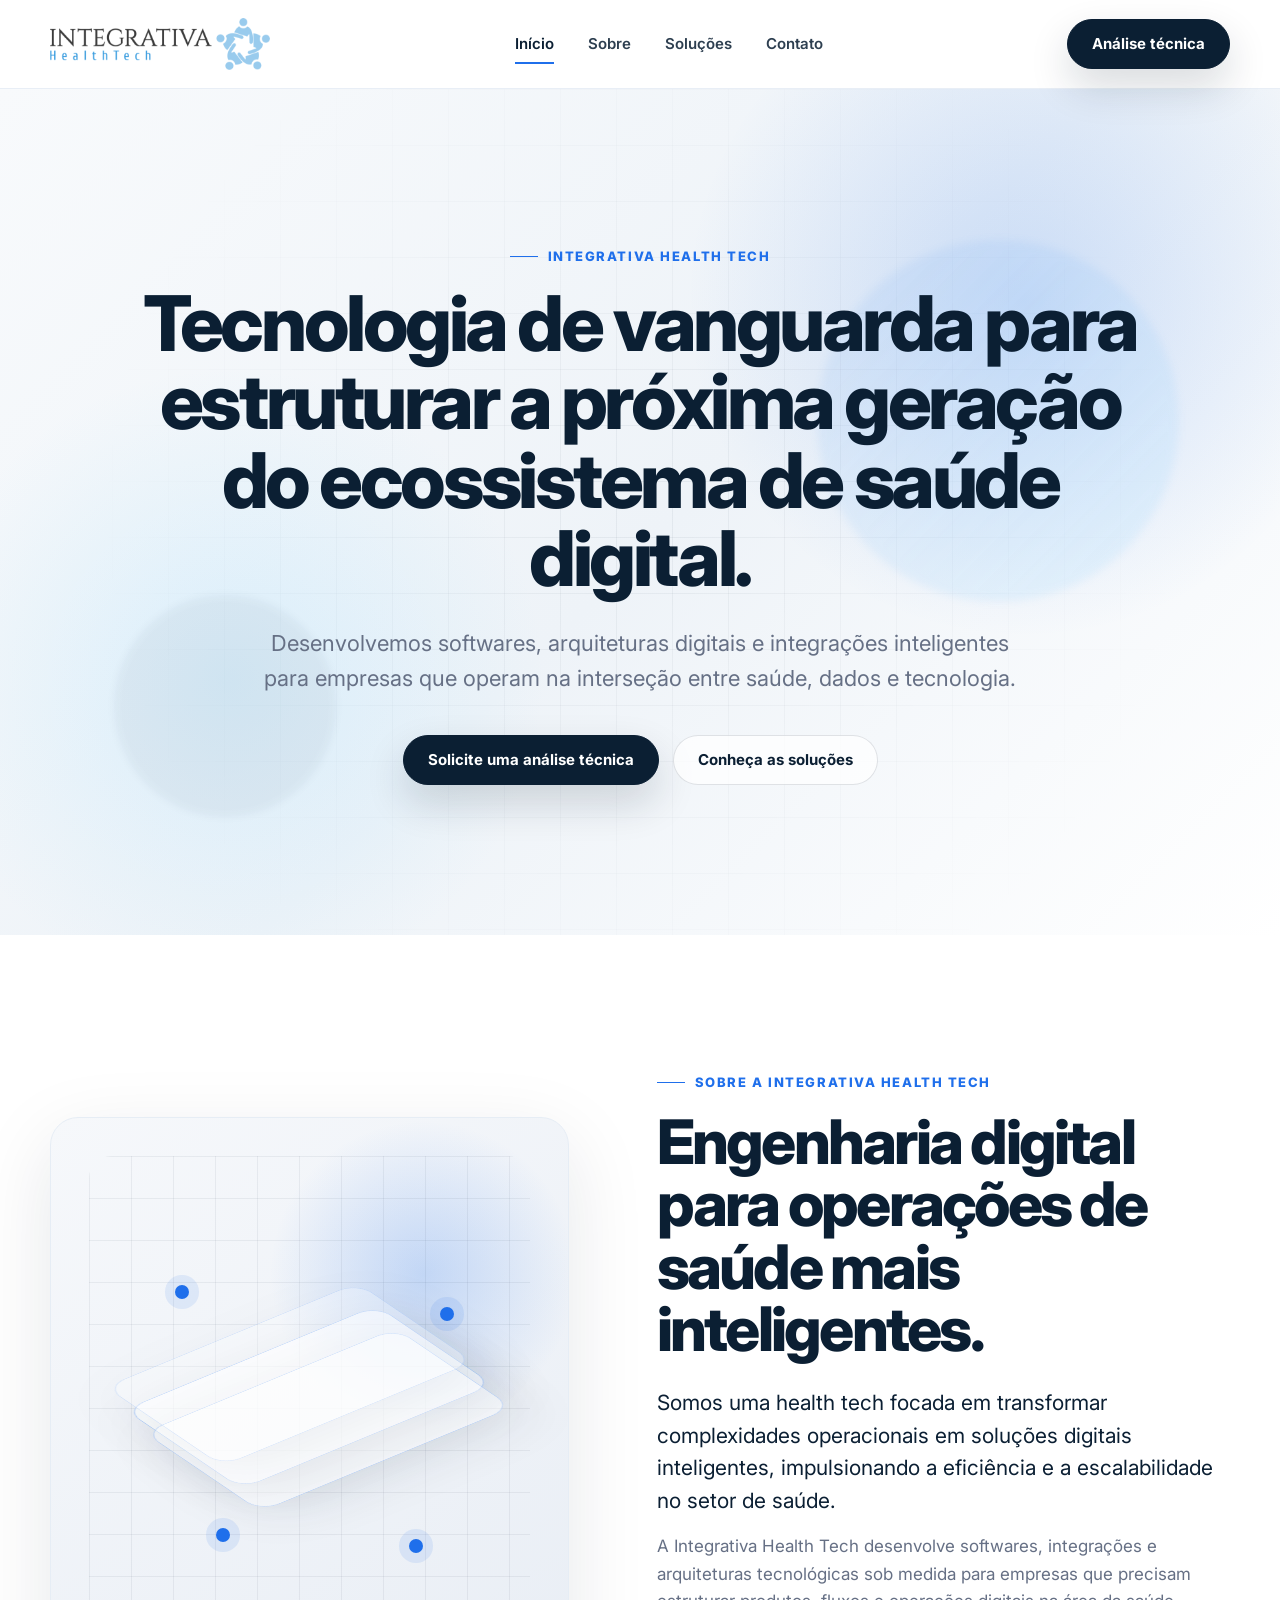
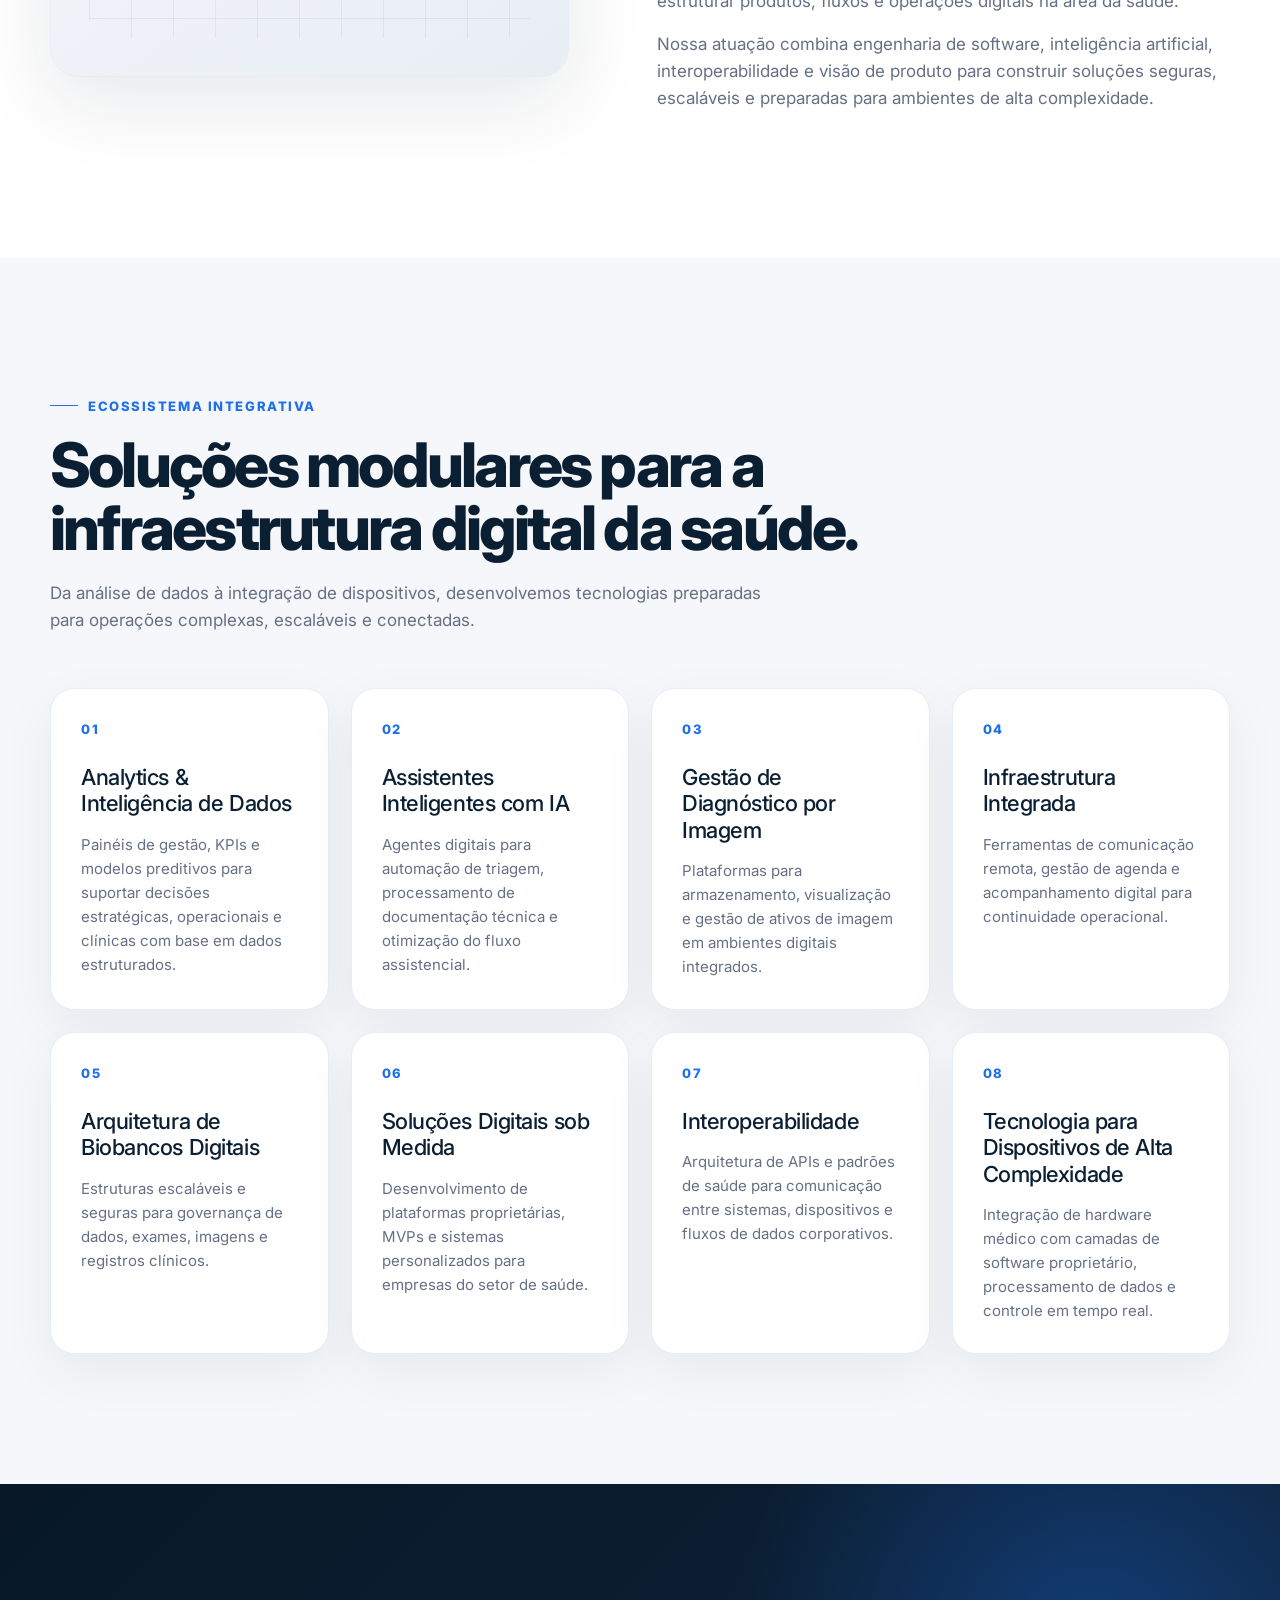
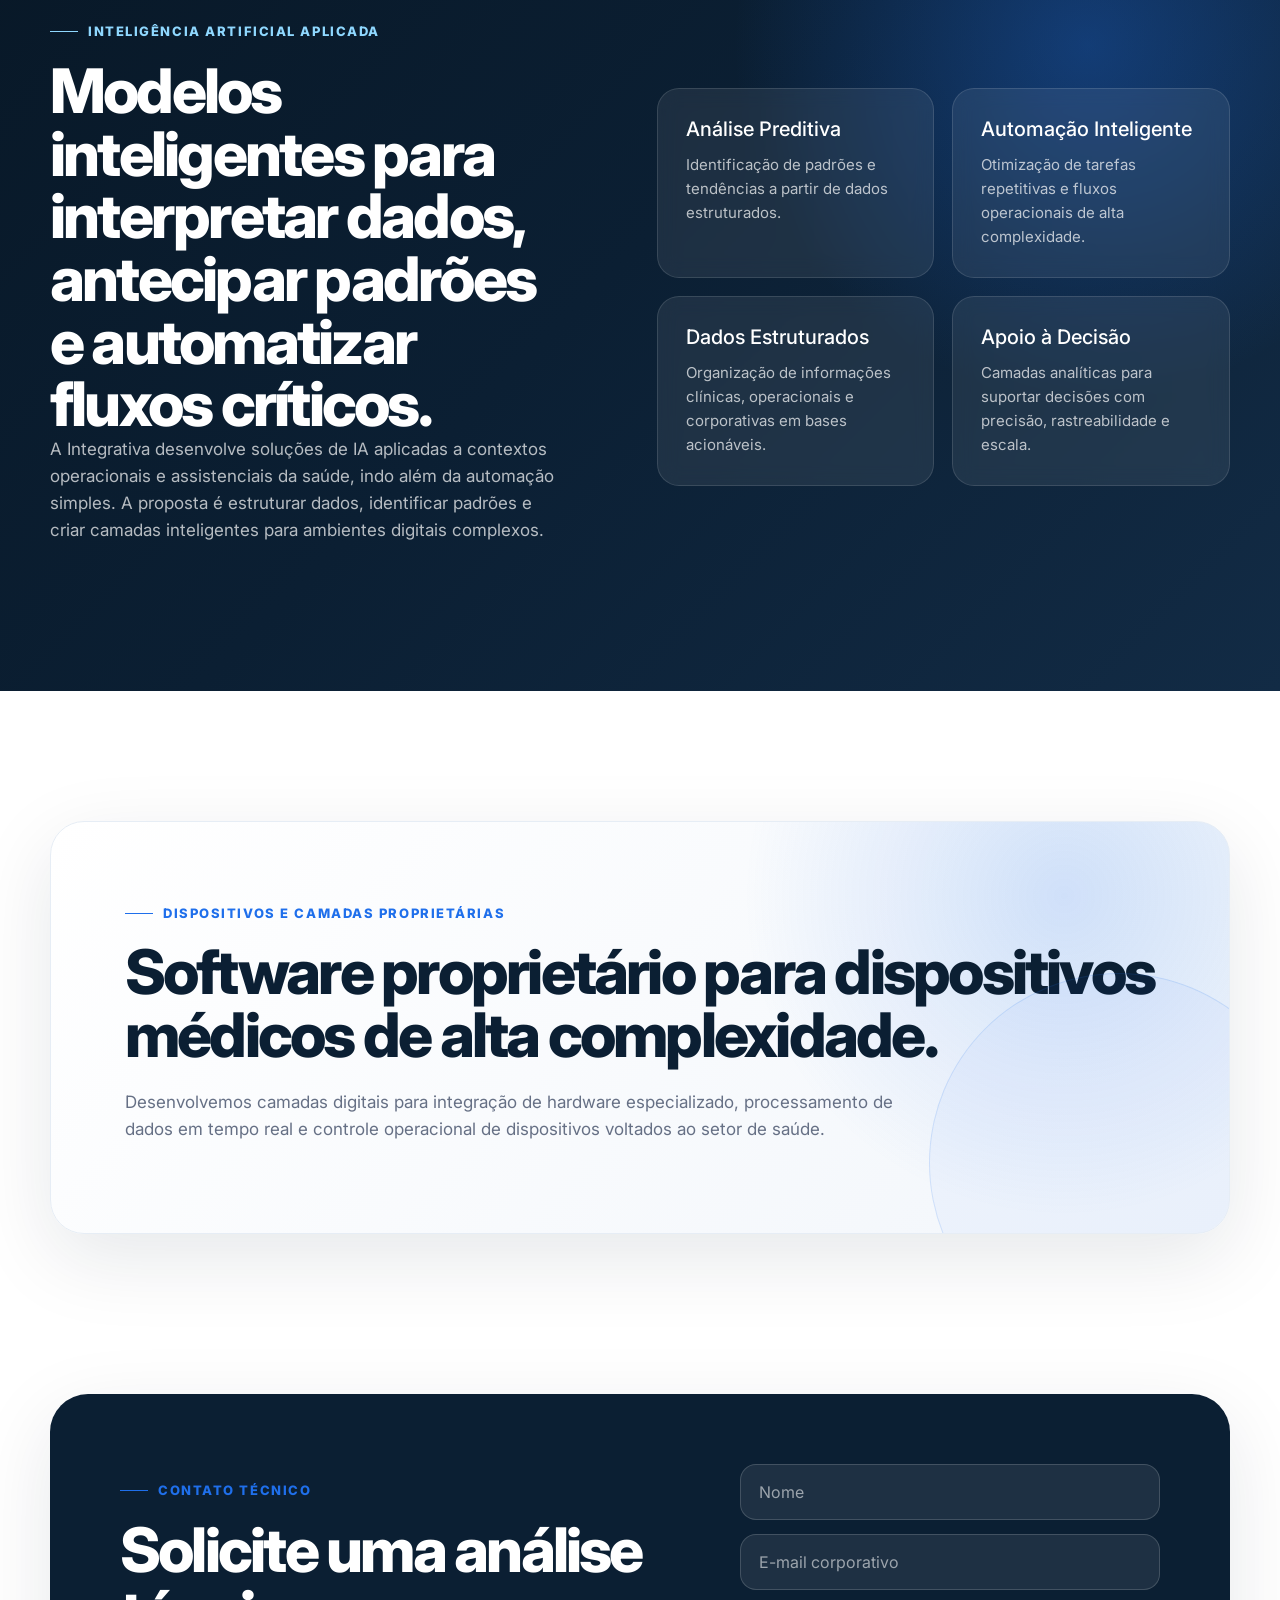
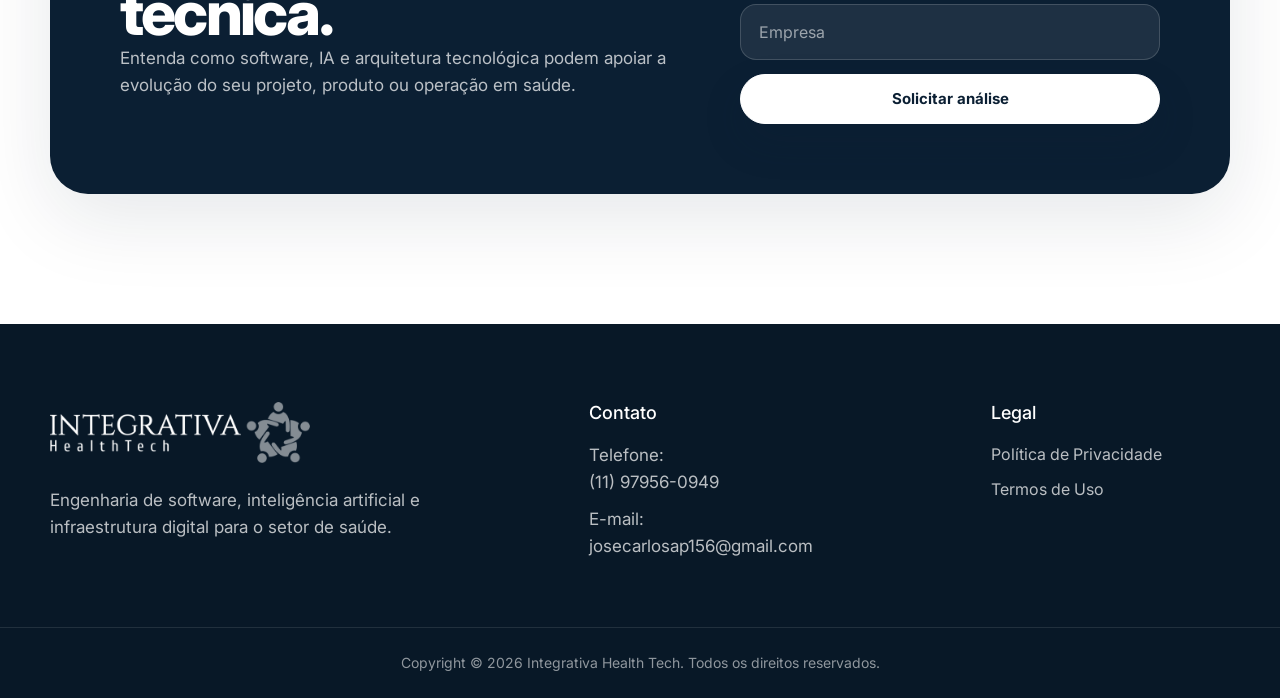
<file: index.html>
<!DOCTYPE html>
<html lang="pt-BR">
  <head>
    <!-- Meta Tags -->
    <meta charset="utf-8">
    <meta http-equiv="x-ua-compatible" content="ie=edge">
    <meta name="viewport" content="width=device-width, initial-scale=1">
    <meta name="author" content="Integrativa Health Tech">
    <meta name="description" content="Integrativa Health Tech: engenharia de software, inteligência artificial e infraestrutura digital para o setor de saúde.">
    <meta name="theme-color" content="#0b1f33">
    <link rel="icon" href="assets/img/favicon.png">
    <title>Integrativa Health Tech</title>

    <!--
      Open Graph exige URL absoluta: WhatsApp, LinkedIn e Facebook não resolvem
      caminho relativo. Ao trocar para domínio próprio, atualize og:url,
      og:image e o canonical abaixo (e também o sitemap.xml).
    -->
    <link rel="canonical" href="https://four-life.github.io/site-integrativa/">
    <meta property="og:type" content="website">
    <meta property="og:locale" content="pt_BR">
    <meta property="og:site_name" content="Integrativa Health Tech">
    <meta property="og:title" content="Integrativa Health Tech">
    <meta property="og:description" content="Engenharia de software, inteligência artificial e infraestrutura digital para o setor de saúde.">
    <meta property="og:url" content="https://four-life.github.io/site-integrativa/">
    <meta property="og:image" content="https://four-life.github.io/site-integrativa/assets/img/og-image.jpg">
    <meta property="og:image:type" content="image/jpeg">
    <meta property="og:image:width" content="1200">
    <meta property="og:image:height" content="630">
    <meta property="og:image:alt" content="Integrativa Health Tech — tecnologia de vanguarda para a próxima geração da saúde digital.">
    <meta name="twitter:card" content="summary_large_image">

    <!-- Plugin CSS preservados do template -->
    <link href="assets/css/plugins/bootstrap.min.css" rel="stylesheet" type="text/css">
    <link href="assets/css/plugins/fontawesome.min.css" rel="stylesheet" type="text/css">

    <!-- CSS ajustado -->
    <link href="assets/css/style-integrativa-ajustado.css" rel="stylesheet" type="text/css">
  </head>

  <body>

    <!-- Header -->
    <header class="iht-header" id="inicio">
      <div class="iht-container iht-header__inner">
        <a class="iht-logo" href="#inicio" aria-label="Integrativa Health Tech">
          <img src="assets/img/logo-integrativa.png" alt="Integrativa Health Tech">
        </a>

        <nav class="iht-nav" aria-label="Menu principal">
          <a href="#inicio">Início</a>
          <a href="#sobre">Sobre</a>
          <a href="#solucoes">Soluções</a>
          <a href="#contato">Contato</a>
        </nav>

        <a class="iht-header__cta" href="#contato">Análise técnica</a>
      </div>
    </header>

    <main>
      <!-- Hero -->
      <section class="iht-hero">
        <div class="iht-hero__grid" aria-hidden="true"></div>
        <div class="iht-hero__orb iht-hero__orb--one" aria-hidden="true"></div>
        <div class="iht-hero__orb iht-hero__orb--two" aria-hidden="true"></div>

        <div class="iht-container iht-hero__content">
          <span class="iht-eyebrow">Integrativa Health Tech</span>
          <h1>Tecnologia de vanguarda para estruturar a próxima geração do ecossistema de saúde digital.</h1>
          <p>
            Desenvolvemos softwares, arquiteturas digitais e integrações inteligentes para empresas que operam na interseção entre saúde, dados e tecnologia.
          </p>
          <div class="iht-actions">
            <a class="iht-btn iht-btn--primary" href="#contato">Solicite uma análise técnica</a>
            <a class="iht-btn iht-btn--secondary" href="#solucoes">Conheça as soluções</a>
          </div>
        </div>
      </section>

      <!-- Sobre -->
      <section class="iht-section iht-about" id="sobre">
        <div class="iht-container iht-about__grid">
          <div class="iht-visual-card" aria-label="Representação abstrata de arquitetura digital em saúde">
            <div class="iht-visual-card__layer iht-visual-card__layer--one"></div>
            <div class="iht-visual-card__layer iht-visual-card__layer--two"></div>
            <div class="iht-visual-card__layer iht-visual-card__layer--three"></div>
            <div class="iht-node iht-node--a"></div>
            <div class="iht-node iht-node--b"></div>
            <div class="iht-node iht-node--c"></div>
            <div class="iht-node iht-node--d"></div>
          </div>

          <div class="iht-section__content">
            <span class="iht-eyebrow">Sobre a Integrativa Health Tech</span>
            <h2>Engenharia digital para operações de saúde mais inteligentes.</h2>
            <p class="iht-lead">
              Somos uma health tech focada em transformar complexidades operacionais em soluções digitais inteligentes, impulsionando a eficiência e a escalabilidade no setor de saúde.
            </p>
            <p>
              A Integrativa Health Tech desenvolve softwares, integrações e arquiteturas tecnológicas sob medida para empresas que precisam estruturar produtos, fluxos e operações digitais na área da saúde.
            </p>
            <p>
              Nossa atuação combina engenharia de software, inteligência artificial, interoperabilidade e visão de produto para construir soluções seguras, escaláveis e preparadas para ambientes de alta complexidade.
            </p>
          </div>
        </div>
      </section>

      <!-- Soluções -->
      <section class="iht-section iht-solutions" id="solucoes">
        <div class="iht-container">
          <div class="iht-section__head">
            <span class="iht-eyebrow">Ecossistema Integrativa</span>
            <h2>Soluções modulares para a infraestrutura digital da saúde.</h2>
            <p>
              Da análise de dados à integração de dispositivos, desenvolvemos tecnologias preparadas para operações complexas, escaláveis e conectadas.
            </p>
          </div>

          <div class="iht-solutions__grid">
            <article class="iht-solution-card">
              <span class="iht-solution-card__index">01</span>
              <h3>Analytics & Inteligência de Dados</h3>
              <p>Painéis de gestão, KPIs e modelos preditivos para suportar decisões estratégicas, operacionais e clínicas com base em dados estruturados.</p>
            </article>

            <article class="iht-solution-card">
              <span class="iht-solution-card__index">02</span>
              <h3>Assistentes Inteligentes com IA</h3>
              <p>Agentes digitais para automação de triagem, processamento de documentação técnica e otimização do fluxo assistencial.</p>
            </article>

            <article class="iht-solution-card">
              <span class="iht-solution-card__index">03</span>
              <h3>Gestão de Diagnóstico por Imagem</h3>
              <p>Plataformas para armazenamento, visualização e gestão de ativos de imagem em ambientes digitais integrados.</p>
            </article>

            <article class="iht-solution-card">
              <span class="iht-solution-card__index">04</span>
              <h3>Infraestrutura Integrada</h3>
              <p>Ferramentas de comunicação remota, gestão de agenda e acompanhamento digital para continuidade operacional.</p>
            </article>

            <article class="iht-solution-card">
              <span class="iht-solution-card__index">05</span>
              <h3>Arquitetura de Biobancos Digitais</h3>
              <p>Estruturas escaláveis e seguras para governança de dados, exames, imagens e registros clínicos.</p>
            </article>

            <article class="iht-solution-card">
              <span class="iht-solution-card__index">06</span>
              <h3>Soluções Digitais sob Medida</h3>
              <p>Desenvolvimento de plataformas proprietárias, MVPs e sistemas personalizados para empresas do setor de saúde.</p>
            </article>

            <article class="iht-solution-card">
              <span class="iht-solution-card__index">07</span>
              <h3>Interoperabilidade</h3>
              <p>Arquitetura de APIs e padrões de saúde para comunicação entre sistemas, dispositivos e fluxos de dados corporativos.</p>
            </article>

            <article class="iht-solution-card">
              <span class="iht-solution-card__index">08</span>
              <h3>Tecnologia para Dispositivos de Alta Complexidade</h3>
              <p>Integração de hardware médico com camadas de software proprietário, processamento de dados e controle em tempo real.</p>
            </article>
          </div>
        </div>
      </section>

      <!-- IA Aplicada -->
      <section class="iht-section iht-ai">
        <div class="iht-container iht-ai__grid">
          <div>
            <span class="iht-eyebrow iht-eyebrow--light">Inteligência Artificial Aplicada</span>
            <h2>Modelos inteligentes para interpretar dados, antecipar padrões e automatizar fluxos críticos.</h2>
            <p>
              A Integrativa desenvolve soluções de IA aplicadas a contextos operacionais e assistenciais da saúde, indo além da automação simples. A proposta é estruturar dados, identificar padrões e criar camadas inteligentes para ambientes digitais complexos.
            </p>
          </div>

          <div class="iht-ai__cards">
            <article>
              <h3>Análise Preditiva</h3>
              <p>Identificação de padrões e tendências a partir de dados estruturados.</p>
            </article>
            <article>
              <h3>Automação Inteligente</h3>
              <p>Otimização de tarefas repetitivas e fluxos operacionais de alta complexidade.</p>
            </article>
            <article>
              <h3>Dados Estruturados</h3>
              <p>Organização de informações clínicas, operacionais e corporativas em bases acionáveis.</p>
            </article>
            <article>
              <h3>Apoio à Decisão</h3>
              <p>Camadas analíticas para suportar decisões com precisão, rastreabilidade e escala.</p>
            </article>
          </div>
        </div>
      </section>

      <!-- Hardware e software -->
      <section class="iht-section iht-device">
        <div class="iht-container iht-device__inner">
          <span class="iht-eyebrow">Dispositivos e camadas proprietárias</span>
          <h2>Software proprietário para dispositivos médicos de alta complexidade.</h2>
          <p>
            Desenvolvemos camadas digitais para integração de hardware especializado, processamento de dados em tempo real e controle operacional de dispositivos voltados ao setor de saúde.
          </p>
        </div>
      </section>

      <!-- CTA / Contato -->
      <section class="iht-section iht-contact" id="contato">
        <div class="iht-container iht-contact__box">
          <div>
            <span class="iht-eyebrow">Contato técnico</span>
            <h2>Solicite uma análise técnica.</h2>
            <p>
              Entenda como software, IA e arquitetura tecnológica podem apoiar a evolução do seu projeto, produto ou operação em saúde.
            </p>
          </div>

          <!--
            Hospedagem estática (GitHub Pages) não processa POST.
            O envio abre o cliente de e-mail com a mensagem já preenchida.
            Para receber os dados direto no servidor, troque o data-mailto por
            um endpoint de terceiros (Formspree, Basin, Getform) no action.
          -->
          <form class="iht-form" id="iht-form" data-mailto="josecarlosap156@gmail.com">
            <input type="text" name="nome" placeholder="Nome" aria-label="Nome" required>
            <input type="email" name="email" placeholder="E-mail corporativo" aria-label="E-mail corporativo" required>
            <input type="text" name="empresa" placeholder="Empresa" aria-label="Empresa">
            <button class="iht-btn iht-btn--primary" type="submit">Solicitar análise</button>
          </form>
        </div>
      </section>
    </main>

    <!-- Footer -->
    <footer class="iht-footer">
      <div class="iht-container iht-footer__grid">
        <div>
          <img class="iht-footer__logo" src="assets/img/logo-integrativa-footer.png" alt="Integrativa Health Tech">
          <p>Engenharia de software, inteligência artificial e infraestrutura digital para o setor de saúde.</p>
        </div>

        <div>
          <h3>Contato</h3>
          <p>Telefone: <a href="tel:+5511979560949">(11) 97956-0949</a></p>
          <p>E-mail: <a href="mailto:josecarlosap156@gmail.com">josecarlosap156@gmail.com</a></p>
        </div>

        <div>
          <h3>Legal</h3>
          <a href="#">Política de Privacidade</a>
          <a href="#">Termos de Uso</a>
        </div>
      </div>

      <div class="iht-footer__bottom">
        <div class="iht-container">Copyright © 2026 Integrativa Health Tech. Todos os direitos reservados.</div>
      </div>
    </footer>

    <script src="assets/js/main.js"></script>
  </body>
</html>
</file>
<file: assets/css/style-integrativa-ajustado.css>
@charset "UTF-8";
@import url("https://fonts.googleapis.com/css2?family=Inter:wght@400;500;600;700;800&display=swap");

:root {
  --iht-navy: #0b1f33;
  --iht-navy-2: #122b45;
  --iht-graphite: #1f2937;
  --iht-gray: #667085;
  --iht-gray-soft: #f5f7fa;
  --iht-line: #e6edf5;
  --iht-blue: #1f6feb;
  --iht-blue-soft: #8fd8ff;
  --iht-white: #ffffff;
  --iht-radius: 28px;
  --iht-shadow: 0 24px 80px rgba(11, 31, 51, 0.10);
}

* {
  box-sizing: border-box;
}

html {
  scroll-behavior: smooth;
}

body {
  margin: 0;
  color: var(--iht-graphite);
  background: var(--iht-white);
  font-family: "Inter", Arial, sans-serif;
  line-height: 1.6;
  overflow-x: hidden;
}

a {
  color: inherit;
  text-decoration: none;
}

img {
  max-width: 100%;
  display: block;
}

.iht-container {
  width: min(1180px, calc(100% - 48px));
  margin: 0 auto;
}

.iht-header {
  position: sticky;
  top: 0;
  z-index: 50;
  background: rgba(255, 255, 255, 0.88);
  backdrop-filter: blur(18px);
  border-bottom: 1px solid rgba(230, 237, 245, 0.9);
}

.iht-header__inner {
  min-height: 88px;
  display: flex;
  align-items: center;
  justify-content: space-between;
  gap: 28px;
}

.iht-logo img {
  width: 220px;
  height: auto;
}

.iht-nav {
  display: flex;
  align-items: center;
  gap: 34px;
  color: var(--iht-navy);
  font-size: 15px;
  font-weight: 600;
}

.iht-nav a {
  position: relative;
  opacity: 0.86;
}

.iht-nav a::after {
  content: "";
  position: absolute;
  left: 0;
  bottom: -8px;
  width: 0;
  height: 2px;
  background: var(--iht-blue);
  transition: width 0.25s ease;
}

.iht-nav a:hover::after,
.iht-nav a.is-active::after {
  width: 100%;
}

.iht-nav a.is-active {
  opacity: 1;
}

.iht-header__cta,
.iht-btn {
  display: inline-flex;
  align-items: center;
  justify-content: center;
  gap: 10px;
  min-height: 50px;
  padding: 0 24px;
  border-radius: 999px;
  font-weight: 700;
  font-size: 15px;
  transition: transform 0.25s ease, box-shadow 0.25s ease, background 0.25s ease;
}

.iht-header__cta,
.iht-btn--primary {
  background: var(--iht-navy);
  color: var(--iht-white);
  box-shadow: 0 18px 40px rgba(11, 31, 51, 0.16);
  border: 1px solid var(--iht-navy);
}

.iht-btn--secondary {
  color: var(--iht-navy);
  background: rgba(255, 255, 255, 0.72);
  border: 1px solid rgba(11, 31, 51, 0.12);
}

.iht-header__cta:hover,
.iht-btn:hover {
  transform: translateY(-2px);
}

.iht-hero {
  min-height: 820px;
  position: relative;
  display: flex;
  align-items: center;
  overflow: hidden;
  background:
    radial-gradient(circle at 80% 25%, rgba(31, 111, 235, 0.18), transparent 28%),
    radial-gradient(circle at 18% 70%, rgba(143, 216, 255, 0.24), transparent 26%),
    linear-gradient(135deg, #f8fafc 0%, #eef3f8 52%, #ffffff 100%);
}

.iht-hero__grid {
  position: absolute;
  inset: 0;
  background-image:
    linear-gradient(rgba(11, 31, 51, 0.055) 1px, transparent 1px),
    linear-gradient(90deg, rgba(11, 31, 51, 0.055) 1px, transparent 1px);
  background-size: 56px 56px;
  mask-image: radial-gradient(circle at center, #000 0%, transparent 72%);
}

.iht-hero__orb {
  position: absolute;
  border-radius: 999px;
  filter: blur(4px);
  opacity: 0.55;
}

.iht-hero__orb--one {
  width: 360px;
  height: 360px;
  right: 8%;
  top: 18%;
  background: linear-gradient(135deg, rgba(31, 111, 235, 0.12), rgba(143, 216, 255, 0.30));
  border: 1px solid rgba(31, 111, 235, 0.14);
}

.iht-hero__orb--two {
  width: 220px;
  height: 220px;
  left: 9%;
  bottom: 14%;
  background: rgba(11, 31, 51, 0.08);
  border: 1px solid rgba(11, 31, 51, 0.10);
}

.iht-hero__content {
  position: relative;
  text-align: center;
  padding: 150px 0;
}

.iht-eyebrow {
  display: inline-flex;
  align-items: center;
  gap: 10px;
  margin-bottom: 18px;
  color: var(--iht-blue);
  font-size: 13px;
  font-weight: 800;
  letter-spacing: 0.12em;
  text-transform: uppercase;
}

.iht-eyebrow::before {
  content: "";
  width: 28px;
  height: 1px;
  background: currentColor;
}

.iht-eyebrow--light {
  color: var(--iht-blue-soft);
}

.iht-hero h1,
.iht-section h2,
.iht-contact h2 {
  margin: 0;
  color: var(--iht-navy);
  font-weight: 800;
  letter-spacing: -0.045em;
  line-height: 1.02;
}

.iht-hero h1 {
  max-width: 1040px;
  margin: 0 auto;
  font-size: clamp(46px, 6vw, 88px);
}

.iht-hero p {
  max-width: 760px;
  margin: 28px auto 0;
  color: var(--iht-gray);
  font-size: clamp(18px, 2vw, 22px);
}

.iht-actions {
  display: flex;
  justify-content: center;
  flex-wrap: wrap;
  gap: 14px;
  margin-top: 38px;
}

.iht-section {
  padding: 130px 0;
}

.iht-about__grid,
.iht-ai__grid {
  display: grid;
  grid-template-columns: 0.95fr 1.05fr;
  gap: 88px;
  align-items: center;
}

.iht-section__content h2,
.iht-section__head h2,
.iht-ai h2,
.iht-device h2,
.iht-contact h2 {
  font-size: clamp(38px, 4.8vw, 66px);
}

.iht-section__content p,
.iht-section__head p,
.iht-ai p,
.iht-device p,
.iht-contact p,
.iht-footer p {
  color: var(--iht-gray);
  font-size: 17px;
}

.iht-lead {
  margin-top: 26px;
  color: var(--iht-navy) !important;
  font-size: 21px !important;
  line-height: 1.55;
}

.iht-visual-card {
  min-height: 560px;
  position: relative;
  border-radius: var(--iht-radius);
  overflow: hidden;
  background:
    radial-gradient(circle at 72% 28%, rgba(31, 111, 235, 0.22), transparent 28%),
    linear-gradient(145deg, #f6f8fb, #e9eef5);
  border: 1px solid var(--iht-line);
  box-shadow: var(--iht-shadow);
}

.iht-visual-card::before {
  content: "";
  position: absolute;
  inset: 38px;
  background-image:
    linear-gradient(rgba(11, 31, 51, 0.06) 1px, transparent 1px),
    linear-gradient(90deg, rgba(11, 31, 51, 0.06) 1px, transparent 1px);
  background-size: 42px 42px;
  border-radius: 22px;
}

.iht-visual-card__layer {
  position: absolute;
  left: 50%;
  top: 50%;
  width: 62%;
  height: 34%;
  border-radius: 24px;
  border: 1px solid rgba(31, 111, 235, 0.28);
  background: rgba(255, 255, 255, 0.52);
  box-shadow: 0 24px 70px rgba(11, 31, 51, 0.10);
  transform: translate(-50%, -50%) rotateX(58deg) rotateZ(-38deg);
}

.iht-visual-card__layer--two {
  transform: translate(-44%, -38%) rotateX(58deg) rotateZ(-38deg);
  opacity: 0.78;
}

.iht-visual-card__layer--three {
  transform: translate(-56%, -62%) rotateX(58deg) rotateZ(-38deg);
  opacity: 0.48;
}

.iht-node {
  position: absolute;
  width: 14px;
  height: 14px;
  border-radius: 50%;
  background: var(--iht-blue);
  box-shadow: 0 0 0 10px rgba(31, 111, 235, 0.10);
}

.iht-node--a { left: 24%; top: 30%; }
.iht-node--b { right: 22%; top: 34%; }
.iht-node--c { left: 32%; bottom: 24%; }
.iht-node--d { right: 28%; bottom: 22%; }

.iht-solutions {
  background: var(--iht-gray-soft);
}

.iht-section__head {
  max-width: 860px;
  margin-bottom: 54px;
}

.iht-section__head p {
  max-width: 720px;
  margin-top: 20px;
}

.iht-solutions__grid {
  display: grid;
  grid-template-columns: repeat(4, 1fr);
  gap: 22px;
}

.iht-solution-card {
  min-height: 300px;
  padding: 30px;
  border-radius: 24px;
  background: var(--iht-white);
  border: 1px solid var(--iht-line);
  box-shadow: 0 18px 55px rgba(11, 31, 51, 0.06);
  transition: transform 0.25s ease, box-shadow 0.25s ease;
}

.iht-solution-card:hover {
  transform: translateY(-6px);
  box-shadow: 0 28px 70px rgba(11, 31, 51, 0.12);
}

.iht-solution-card__index {
  display: block;
  margin-bottom: 24px;
  color: var(--iht-blue);
  font-size: 13px;
  font-weight: 800;
  letter-spacing: 0.14em;
}

.iht-solution-card h3 {
  margin: 0 0 16px;
  color: var(--iht-navy);
  font-size: 22px;
  line-height: 1.2;
  letter-spacing: -0.02em;
}

.iht-solution-card p {
  margin: 0;
  color: var(--iht-gray);
  font-size: 15px;
}

.iht-ai {
  color: var(--iht-white);
  background:
    radial-gradient(circle at 85% 20%, rgba(31, 111, 235, 0.35), transparent 28%),
    linear-gradient(135deg, #081827 0%, #0b1f33 48%, #122b45 100%);
}

.iht-ai h2,
.iht-ai h3 {
  color: var(--iht-white);
}

.iht-ai p {
  color: rgba(255, 255, 255, 0.70);
}

.iht-ai__cards {
  display: grid;
  grid-template-columns: repeat(2, 1fr);
  gap: 18px;
}

.iht-ai__cards article {
  padding: 28px;
  border-radius: 22px;
  background: rgba(255, 255, 255, 0.075);
  border: 1px solid rgba(255, 255, 255, 0.12);
  backdrop-filter: blur(10px);
}

.iht-ai__cards h3 {
  margin: 0 0 12px;
  font-size: 20px;
}

.iht-ai__cards p {
  margin: 0;
  font-size: 15px;
}

.iht-device__inner {
  position: relative;
  padding: 74px;
  border-radius: 34px;
  overflow: hidden;
  background:
    radial-gradient(circle at 86% 18%, rgba(31, 111, 235, 0.18), transparent 30%),
    linear-gradient(135deg, #ffffff 0%, #f2f6fb 100%);
  border: 1px solid var(--iht-line);
  box-shadow: var(--iht-shadow);
}

.iht-device__inner::after {
  content: "";
  position: absolute;
  right: -80px;
  bottom: -120px;
  width: 380px;
  height: 380px;
  border-radius: 50%;
  border: 1px solid rgba(31, 111, 235, 0.14);
  background: rgba(31, 111, 235, 0.04);
}

.iht-device p {
  max-width: 770px;
  margin-top: 22px;
}

.iht-contact {
  padding-top: 30px;
}

.iht-contact__box {
  display: grid;
  grid-template-columns: 1fr 420px;
  gap: 60px;
  align-items: center;
  padding: 70px;
  border-radius: 38px;
  background: var(--iht-navy);
  color: var(--iht-white);
  box-shadow: var(--iht-shadow);
}

.iht-contact h2 {
  color: var(--iht-white);
}

.iht-contact p {
  max-width: 680px;
  color: rgba(255, 255, 255, 0.72);
}

.iht-form {
  display: grid;
  gap: 14px;
}

.iht-form input {
  width: 100%;
  height: 56px;
  padding: 0 18px;
  color: var(--iht-white);
  background: rgba(255, 255, 255, 0.08);
  border: 1px solid rgba(255, 255, 255, 0.16);
  border-radius: 16px;
  outline: none;
}

.iht-form input::placeholder {
  color: rgba(255, 255, 255, 0.56);
}

.iht-form .iht-btn {
  width: 100%;
  background: var(--iht-white);
  color: var(--iht-navy);
  border-color: var(--iht-white);
  cursor: pointer;
}

.iht-footer {
  padding-top: 78px;
  color: rgba(255, 255, 255, 0.72);
  background: #081827;
}

.iht-footer__grid {
  display: grid;
  grid-template-columns: 1.4fr 1fr 0.7fr;
  gap: 60px;
  padding-bottom: 56px;
}

.iht-footer__logo {
  width: 260px;
  height: auto;
  margin-bottom: 24px;
}

.iht-footer h3 {
  margin: 0 0 18px;
  color: var(--iht-white);
  font-size: 18px;
}

.iht-footer p,
.iht-footer a {
  display: block;
  margin: 0 0 10px;
  color: rgba(255, 255, 255, 0.72);
}

.iht-footer a:hover {
  color: var(--iht-white);
}

.iht-footer__bottom {
  padding: 24px 0;
  border-top: 1px solid rgba(255, 255, 255, 0.10);
  color: rgba(255, 255, 255, 0.55);
  font-size: 14px;
  text-align: center;
}

@media (max-width: 1100px) {
  .iht-solutions__grid {
    grid-template-columns: repeat(2, 1fr);
  }

  .iht-about__grid,
  .iht-ai__grid,
  .iht-contact__box {
    grid-template-columns: 1fr;
  }

  .iht-contact__box,
  .iht-device__inner {
    padding: 48px;
  }
}

@media (max-width: 820px) {
  .iht-container {
    width: min(100% - 32px, 1180px);
  }

  .iht-header__inner {
    min-height: 82px;
    flex-wrap: wrap;
    padding: 14px 0;
  }

  .iht-logo img {
    width: 185px;
  }

  .iht-nav {
    order: 3;
    width: 100%;
    justify-content: space-between;
    gap: 14px;
    overflow-x: auto;
    padding-bottom: 4px;
  }

  .iht-header__cta {
    display: none;
  }

  .iht-hero {
    min-height: 720px;
  }

  .iht-section {
    padding: 84px 0;
  }

  .iht-visual-card {
    min-height: 420px;
  }

  .iht-solutions__grid,
  .iht-ai__cards,
  .iht-footer__grid {
    grid-template-columns: 1fr;
  }

  .iht-contact__box,
  .iht-device__inner {
    padding: 32px;
    border-radius: 26px;
  }
}

@media (max-width: 520px) {
  .iht-hero h1 {
    font-size: 40px;
  }

  .iht-actions {
    align-items: stretch;
    flex-direction: column;
  }

  .iht-btn {
    width: 100%;
  }
}
</file>
